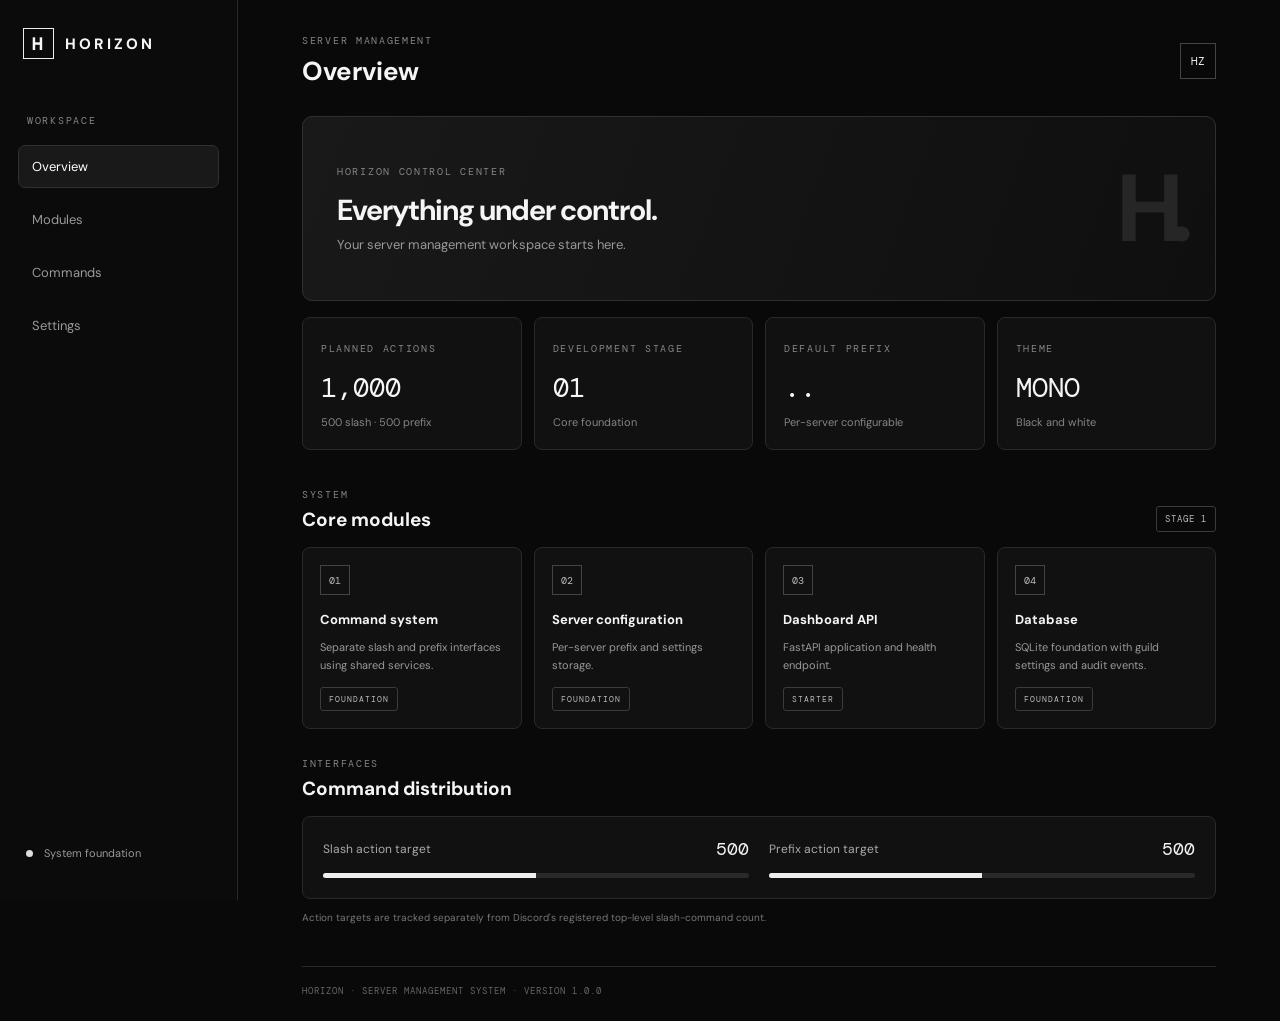
<file: index.html>
<!doctype html>
<html lang="en"><head><meta charset="utf-8"><meta name="viewport" content="width=device-width, initial-scale=1"><title>HORIZON — Server Dashboard</title><link rel="stylesheet" href="/static/style.css"></head>
<body>
<aside class="sidebar"><div class="brand"><span class="brand-mark">H</span><span>HORIZON</span></div><div class="side-label">WORKSPACE</div><a class="nav active" href="/">Overview</a><a class="nav" href="#modules">Modules</a><a class="nav" href="#commands">Commands</a><a class="nav" href="#settings">Settings</a><div class="side-bottom"><i></i> System foundation</div></aside>
<main class="main"><header class="topbar"><div><div class="eyebrow">SERVER MANAGEMENT</div><h1>Overview</h1></div><div class="avatar">HZ</div></header>
<section class="welcome"><div><div class="eyebrow">HORIZON CONTROL CENTER</div><h2>Everything under control.</h2><p>Your server management workspace starts here.</p></div><div class="hero-mark">H.</div></section>
<section class="stats"><article class="stat"><label>PLANNED ACTIONS</label><strong>1,000</strong><small>500 slash · 500 prefix</small></article><article class="stat"><label>DEVELOPMENT STAGE</label><strong>01</strong><small>Core foundation</small></article><article class="stat"><label>DEFAULT PREFIX</label><strong>..</strong><small>Per-server configurable</small></article><article class="stat"><label>THEME</label><strong>MONO</strong><small>Black and white</small></article></section>
<section class="section" id="modules"><div class="section-head"><div><div class="eyebrow">SYSTEM</div><h3>Core modules</h3></div><span class="tag">STAGE 1</span></div><div class="modules"><article class="module"><div class="module-icon">01</div><h4>Command system</h4><p>Separate slash and prefix interfaces using shared services.</p><span class="state">FOUNDATION</span></article><article class="module"><div class="module-icon">02</div><h4>Server configuration</h4><p>Per-server prefix and settings storage.</p><span class="state">FOUNDATION</span></article><article class="module"><div class="module-icon">03</div><h4>Dashboard API</h4><p>FastAPI application and health endpoint.</p><span class="state">STARTER</span></article><article class="module"><div class="module-icon">04</div><h4>Database</h4><p>SQLite foundation with guild settings and audit events.</p><span class="state">FOUNDATION</span></article></div></section>
<section class="section" id="commands"><div class="section-head"><div><div class="eyebrow">INTERFACES</div><h3>Command distribution</h3></div></div><div class="distribution"><div><span>Slash action target</span><b>500</b><div class="bar"><i></i></div></div><div><span>Prefix action target</span><b>500</b><div class="bar"><i></i></div></div></div><p class="note">Action targets are tracked separately from Discord's registered top-level slash-command count.</p></section><footer>HORIZON · SERVER MANAGEMENT SYSTEM · VERSION 1.0.0</footer></main></body></html>
</file>
<file: static/style.css>
@import url('https://fonts.googleapis.com/css2?family=DM+Mono:wght@400;500&family=DM+Sans:wght@400;500;600;700;800&display=swap');
:root{--bg:#090909;--panel:#111;--line:#292929;--muted:#858585;--white:#f5f5f5}*{box-sizing:border-box}body{margin:0;background:var(--bg);color:var(--white);font-family:'DM Sans',sans-serif;display:flex;min-height:100vh}.sidebar{width:238px;border-right:1px solid var(--line);padding:28px 18px;display:flex;flex-direction:column;gap:10px;position:fixed;inset:0 auto 0 0;background:#0b0b0b}.brand{display:flex;align-items:center;gap:11px;font-weight:800;letter-spacing:3px;font-size:15px;margin:0 0 45px 5px}.brand-mark{width:31px;height:31px;border:1px solid #eee;display:grid;place-items:center;font-family:'DM Mono';font-size:17px}.side-label,.eyebrow,.stat label{font:10px 'DM Mono',monospace;letter-spacing:1.7px;color:var(--muted)}.side-label{margin:0 0 8px 9px}.nav{padding:12px 13px;color:#999;text-decoration:none;border:1px solid transparent;border-radius:7px;font-size:13px}.nav.active,.nav:hover{background:#191919;border-color:#303030;color:white}.side-bottom{margin-top:auto;color:#999;font-size:11px;padding:12px 8px}.side-bottom i{display:inline-block;width:7px;height:7px;border-radius:50%;background:#ddd;margin-right:8px}.main{margin-left:238px;width:calc(100% - 238px);padding:34px 5vw 24px;max-width:1600px}.topbar{display:flex;justify-content:space-between;align-items:center;margin-bottom:28px}h1{font-size:26px;margin:7px 0 0}.avatar{width:36px;height:36px;border:1px solid #444;display:grid;place-items:center;font:11px 'DM Mono'}.welcome{background:linear-gradient(110deg,#191919,#0f0f0f);border:1px solid #303030;border-radius:10px;padding:30px 34px;display:flex;justify-content:space-between;align-items:center;overflow:hidden}h2{font-size:29px;letter-spacing:-1px;margin:13px 0 7px}.welcome p{color:#999;font-size:13px;margin:0}.hero-mark{font-size:95px;font-weight:800;color:#262626;letter-spacing:-12px}.stats{display:grid;grid-template-columns:repeat(4,1fr);gap:12px;margin:16px 0 38px}.stat{background:var(--panel);border:1px solid var(--line);border-radius:8px;padding:18px}.stat strong{display:block;font:27px 'DM Mono';margin:13px 0 5px}.stat small{color:var(--muted);font-size:11px}.section{margin:28px 0}.section-head{display:flex;align-items:end;justify-content:space-between;margin-bottom:15px}h3{font-size:19px;margin:6px 0 0}.tag,.state{font:9px 'DM Mono';letter-spacing:1px;border:1px solid #3b3b3b;padding:6px 8px;color:#bbb;border-radius:3px}.modules{display:grid;grid-template-columns:repeat(4,1fr);gap:12px}.module{border:1px solid var(--line);background:var(--panel);border-radius:8px;padding:17px;min-height:170px}.module-icon{width:30px;height:30px;border:1px solid #444;display:grid;place-items:center;font:10px 'DM Mono';color:#bbb}h4{margin:16px 0 6px;font-size:13px}.module p{font-size:11px;line-height:1.6;color:#999;min-height:36px}.state{display:inline-block;font-size:8px}.distribution{display:grid;grid-template-columns:1fr 1fr;gap:20px;background:var(--panel);border:1px solid var(--line);padding:20px;border-radius:8px}.distribution span{font-size:12px;color:#aaa}.distribution b{float:right;font:18px 'DM Mono'}.bar{height:5px;background:#292929;margin-top:15px;border-radius:4px;overflow:hidden}.bar i{display:block;height:100%;width:50%;background:#eee}.note{color:#777;font-size:10px;margin-top:12px}footer{border-top:1px solid var(--line);padding-top:18px;margin-top:42px;color:#666;font:9px 'DM Mono';letter-spacing:1px}@media(max-width:1000px){.stats,.modules{grid-template-columns:repeat(2,1fr)}}@media(max-width:650px){.sidebar{width:64px;padding:20px 8px}.brand{margin:0 0 35px;justify-content:center}.brand span:last-child,.side-label,.nav:not(.active),.side-bottom{display:none}.nav.active{font-size:0;text-align:center}.nav.active:after{content:'H';font-size:13px}.main{margin-left:64px;width:calc(100% - 64px);padding:22px 16px}.welcome{padding:22px}.hero-mark{display:none}.stats,.modules,.distribution{grid-template-columns:1fr 1fr}.stat{padding:13px}.stat strong{font-size:21px}}
</file>
